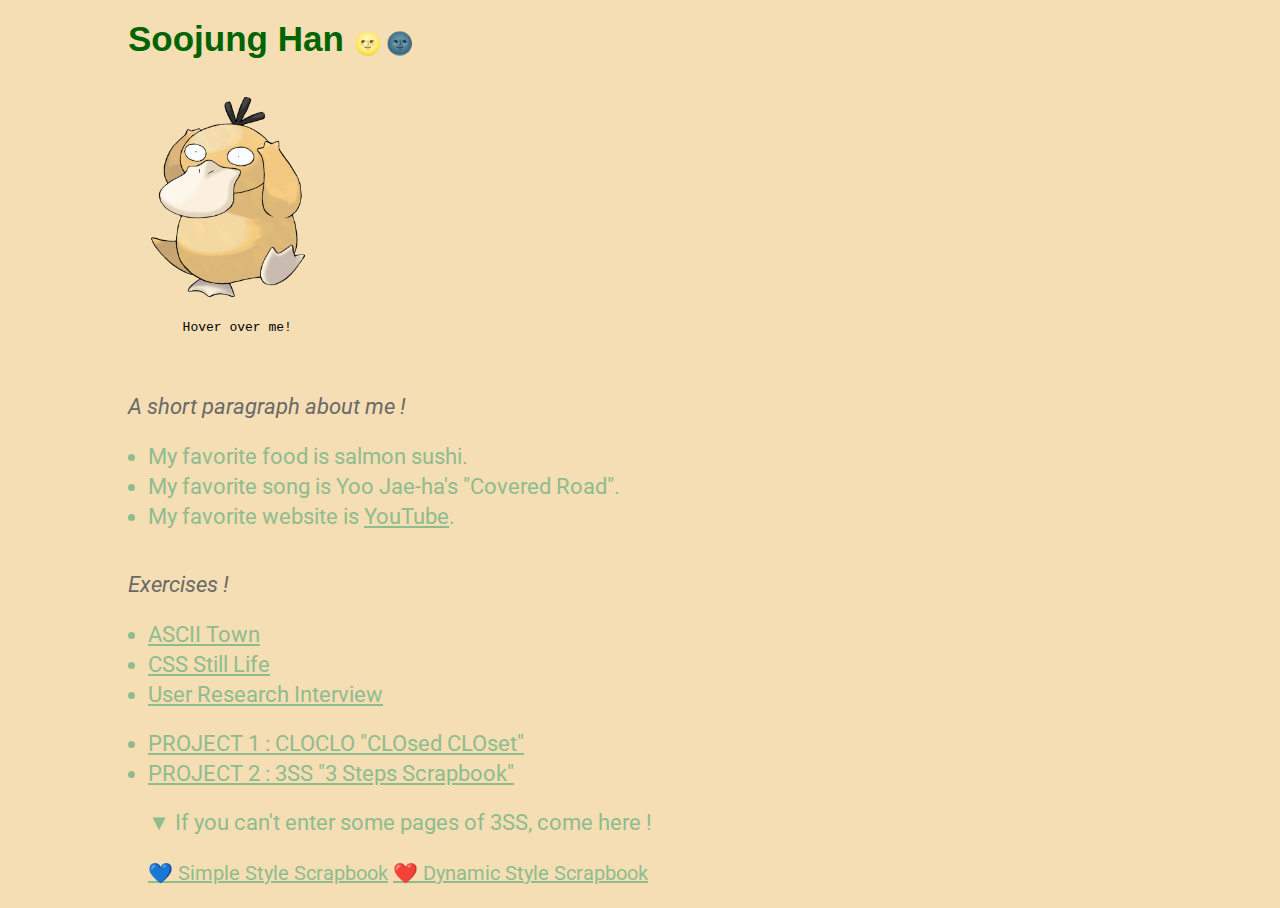
<file: index.html>
<!DOCTYPE html>
<html>

<head>
  <title>Soojung Han | UI Design Programming 1</title>
  <meta charset="utf-8" />
  <link rel="stylesheet" type="text/css" href="assets/style.css">
  <link rel="stylesheet" href="https://fonts.googleapis.com/css?family=Roboto&display=swap">
  <link href="https://fonts.googleapis.com/css2?family=Montserrat:wght@400;700&display=swap" rel="stylesheet">
  <style>
    body {
      background-color: wheat;
      font-family: 'Roboto', sans-serif;
      padding-left: 10%;
    }

    a {
      color: inherit;
    }

        @media (max-width: 900px) {
      body {
        background-color: pink;
      }
    }

    img:hover {
      content: url('Psyduck2.png');
    }

.change-background-text {
    cursor: pointer;
    color: black;
    font-size: 22px;
    font-weight: 600;
      }    
      
      .inline {
      display: inline;
    }
    
    .scrapbookList {
        font-size: 20px;
    }
  </style>
</head>

<body>

      <br>
      <h1 class="inline"><span class="cursive">Soojung Han </span></h1>
      <p class="change-background-text inline" onclick="changeBackgroundColor1()">🌝 </p>
      <p class="change-background-text inline" onclick="changeBackgroundColor2()">🌚</p>
      <br><br><br>
      <img src="Psyduck.png" alt="Psyduck" width="200">
      <br><br>
      <pre>       Hover over me!</pre>
      <br><br><br>
      <p class="desc">A short paragraph about me !</p>
      <ul>
        <li>My favorite food is salmon sushi.</li>
        <li>My favorite song is Yoo Jae-ha's "Covered Road".</li>
        <li>My favorite website is <a href="https://www.youtube.com">YouTube</a>.</li>
      </ul>
      <br><br>
      <p class="desc">Exercises !</p>
      <ul>
        <li><a href="ascii/exterior-soojunghan.html">ASCII Town</a></li>
        <li><a href="codingfromlife/Exercise-Coding from Life.html">CSS Still Life</a></li>
        <li><a href="interview.html">User Research Interview</a></li>
        <br>
        <li><a href="p1_CLOCLO.html">PROJECT 1 : CLOCLO "CLOsed CLOset"</a></li>
        <li><a href="p2_scrapbook maker.html">PROJECT 2 : 3SS "3 Steps Scrapbook"</a></li>
        <br>
        <p>▼ If you can't enter some pages of 3SS, come here !</p>
        <p class="scrapbookList"><a href="p2_scrapbook maker_simple.html"> 💙 Simple Style Scrapbook</a>
        <a href="p2_scrapbook maker_dynamic.html">❤️ Dynamic Style Scrapbook</a></p>


      </ul>

  <script>
function changeBackgroundColor2() {
  var body = document.body;
  body.style.backgroundColor = "#000";
  body.style.color = "#fff";
}
function changeBackgroundColor1() {
  var body = document.body;
  body.style.backgroundColor = "#F5DEB3";
  body.style.color = "#000";
}

</script>

</body>

</html>
</file>
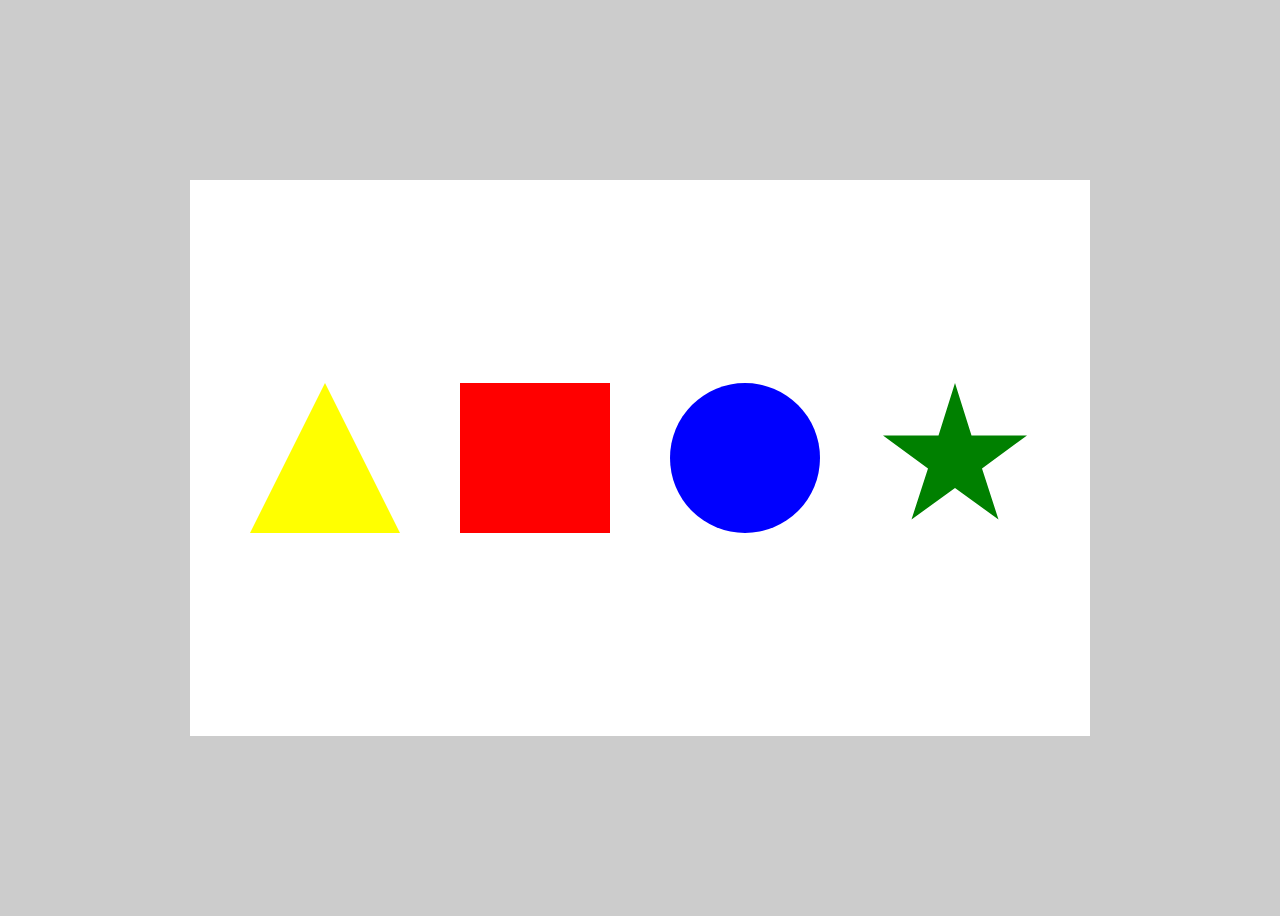
<file: codingfromlife/index.html>
<!DOCTYPE html>
<html>

<head>
	<title>CSS Still Life</title>
	<meta charset="utf-8" />
	<link rel="stylesheet" href="assets/css/main.css" type="text/css" />
</head>

<body>
	<div id="align">
    <div id="stage">
    	<div id="square"></div>
    	<div id="circle"></div>
    	<div id="triangle"></div>
    	<div id="clip"></div>
    </div>
	</div>
</body>

</html>
</file>
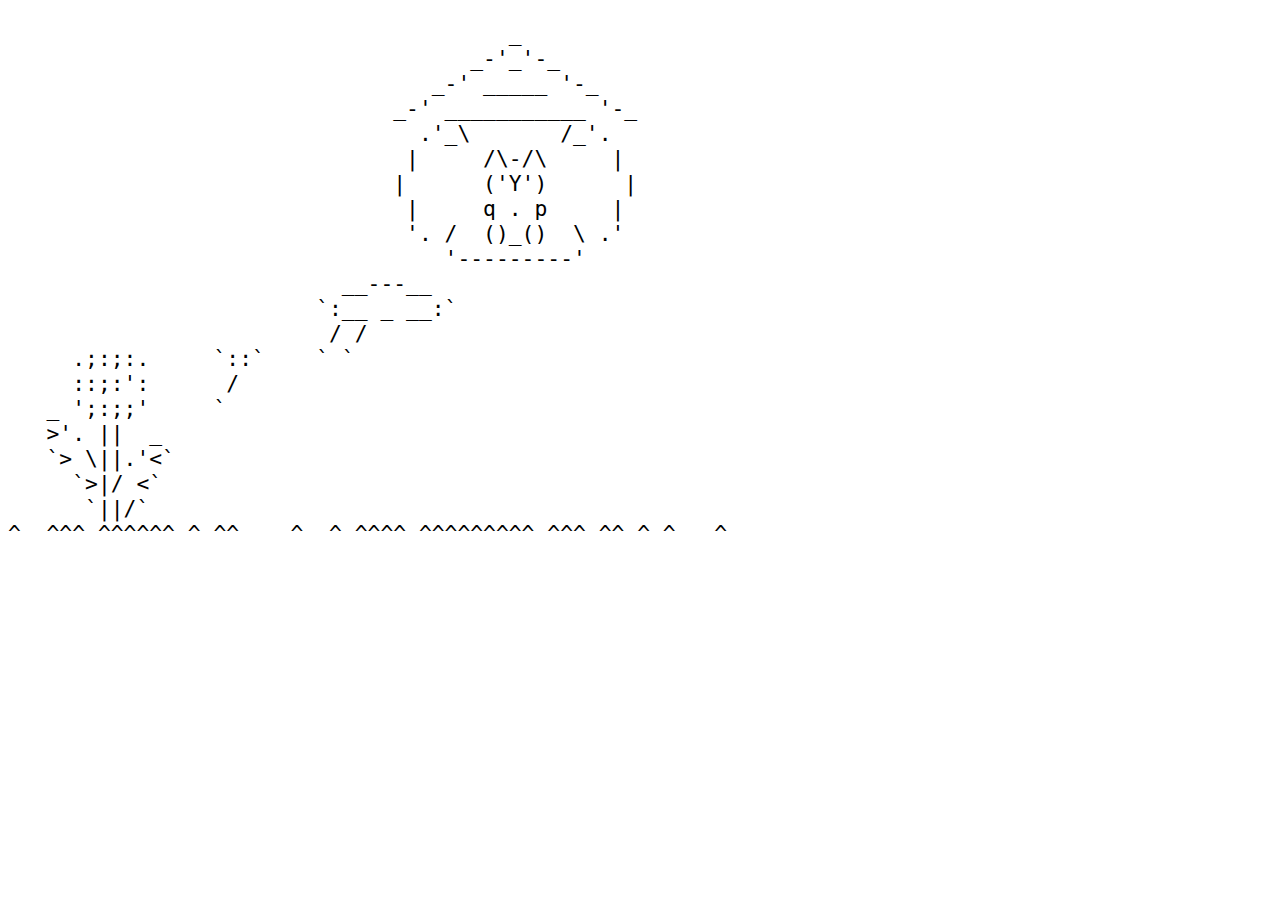
<file: ASCII Town.html>
<!DOCTYPE html>
<html>

<head>
  <title>Soojung Han | Making ASCII Town</title>
  <meta charset="utf-8" />
</head>

<body>
<pre>
                                       _
                                    _-'_'-_
                                 _-' _____ '-_
                              _-' ___________ '-_
                                .'_\       /_'.
                               |     /\-/\     |
                              |      ('Y')      |
                               |     q . p     |
                               '. /  ()_()  \ .'
                                  '---------'
                          __---__
                        `:__ _ __:`
                         / /  
     .;:;:.     `::`    ` `
     ::;:':      /
   _ ';:;;'     `
   >'. ||  _
   `> \||.'<`
     `>|/ <`
      `||/`
^  ^^^ ^^^^^^ ^ ^^    ^  ^ ^^^^ ^^^^^^^^^ ^^^ ^^ ^ ^   ^
</pre>

	<style>
		body {
			font-size: 16pt;
		}
	</style>

</body>
</file>
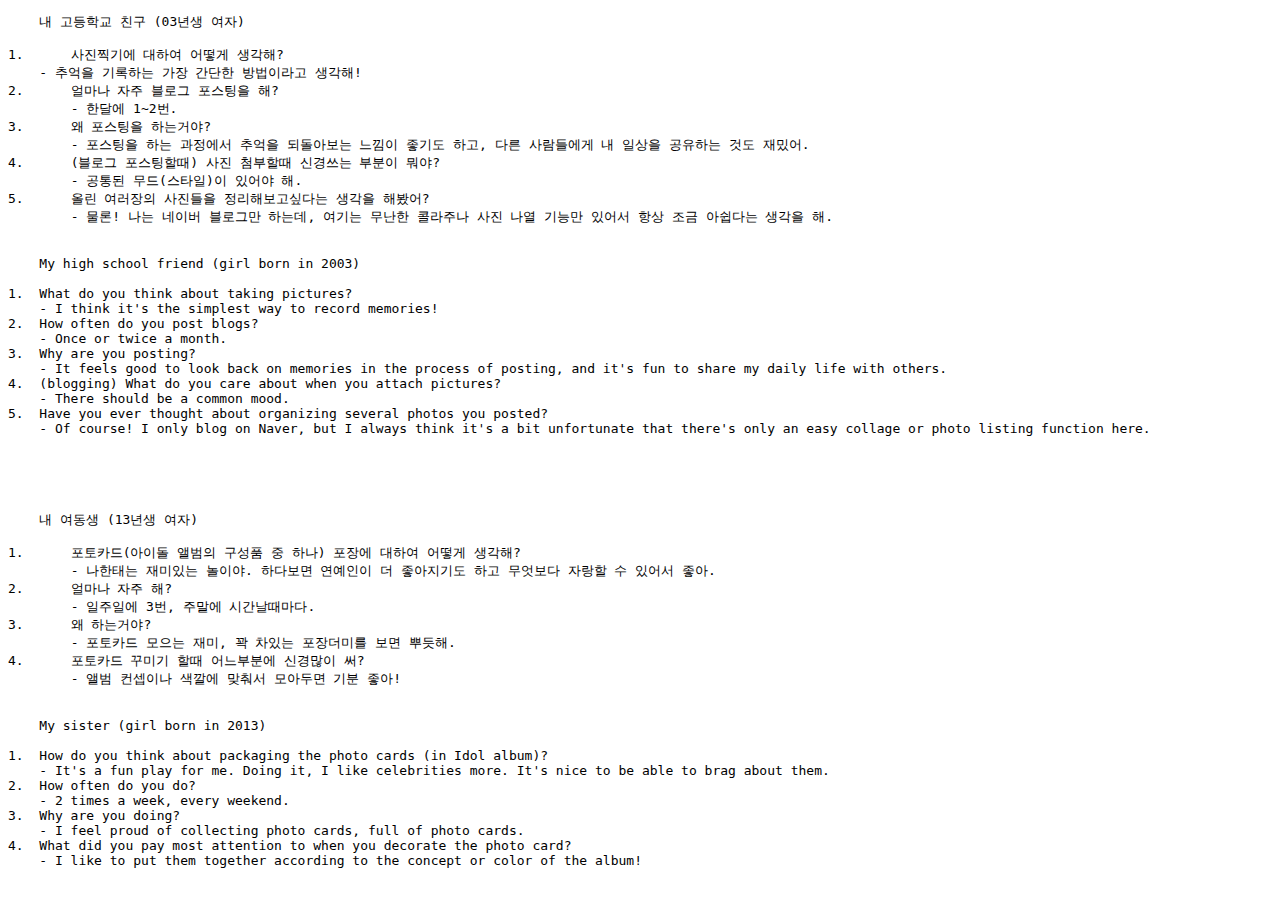
<file: interview.html>
<!DOCTYPE html>
<html lang="ko">
<head>
    <meta charset="UTF-8">
    <meta name="viewport" content="width=device-width, initial-scale=1.0">
    <title>CLOsed CLOset</title>
    </head>
<body>
<pre>
    내 고등학교 친구 (03년생 여자)
    
1.	사진찍기에 대하여 어떻게 생각해?
    - 추억을 기록하는 가장 간단한 방법이라고 생각해!
2.	얼마나 자주 블로그 포스팅을 해?
	- 한달에 1~2번.
3.	왜 포스팅을 하는거야?
	- 포스팅을 하는 과정에서 추억을 되돌아보는 느낌이 좋기도 하고, 다른 사람들에게 내 일상을 공유하는 것도 재밌어.
4.	(블로그 포스팅할때) 사진 첨부할때 신경쓰는 부분이 뭐야?
	- 공통된 무드(스타일)이 있어야 해.
5.	올린 여러장의 사진들을 정리해보고싶다는 생각을 해봤어?
	- 물론! 나는 네이버 블로그만 하는데, 여기는 무난한 콜라주나 사진 나열 기능만 있어서 항상 조금 아쉽다는 생각을 해.


    My high school friend (girl born in 2003)
    
1.  What do you think about taking pictures?
    - I think it's the simplest way to record memories!
2.  How often do you post blogs?
    - Once or twice a month.
3.  Why are you posting?
    - It feels good to look back on memories in the process of posting, and it's fun to share my daily life with others.
4.  (blogging) What do you care about when you attach pictures?
    - There should be a common mood.
5.  Have you ever thought about organizing several photos you posted?
    - Of course! I only blog on Naver, but I always think it's a bit unfortunate that there's only an easy collage or photo listing function here.





    내 여동생 (13년생 여자)
    
1.	포토카드(아이돌 앨범의 구성품 중 하나) 포장에 대하여 어떻게 생각해?
	- 나한태는 재미있는 놀이야. 하다보면 연예인이 더 좋아지기도 하고 무엇보다 자랑할 수 있어서 좋아.
2.	얼마나 자주 해?
	- 일주일에 3번, 주말에 시간날때마다.
3.	왜 하는거야?
	- 포토카드 모으는 재미, 꽉 차있는 포장더미를 보면 뿌듯해.
4.	포토카드 꾸미기 할때 어느부분에 신경많이 써?
	- 앨범 컨셉이나 색깔에 맞춰서 모아두면 기분 좋아!


    My sister (girl born in 2013)
    
1.  How do you think about packaging the photo cards (in Idol album)?
    - It's a fun play for me. Doing it, I like celebrities more. It's nice to be able to brag about them.
2.  How often do you do?
    - 2 times a week, every weekend.
3.  Why are you doing?
    - I feel proud of collecting photo cards, full of photo cards.
4.  What did you pay most attention to when you decorate the photo card?
    - I like to put them together according to the concept or color of the album!
</pre>
</body>
</html>
</file>
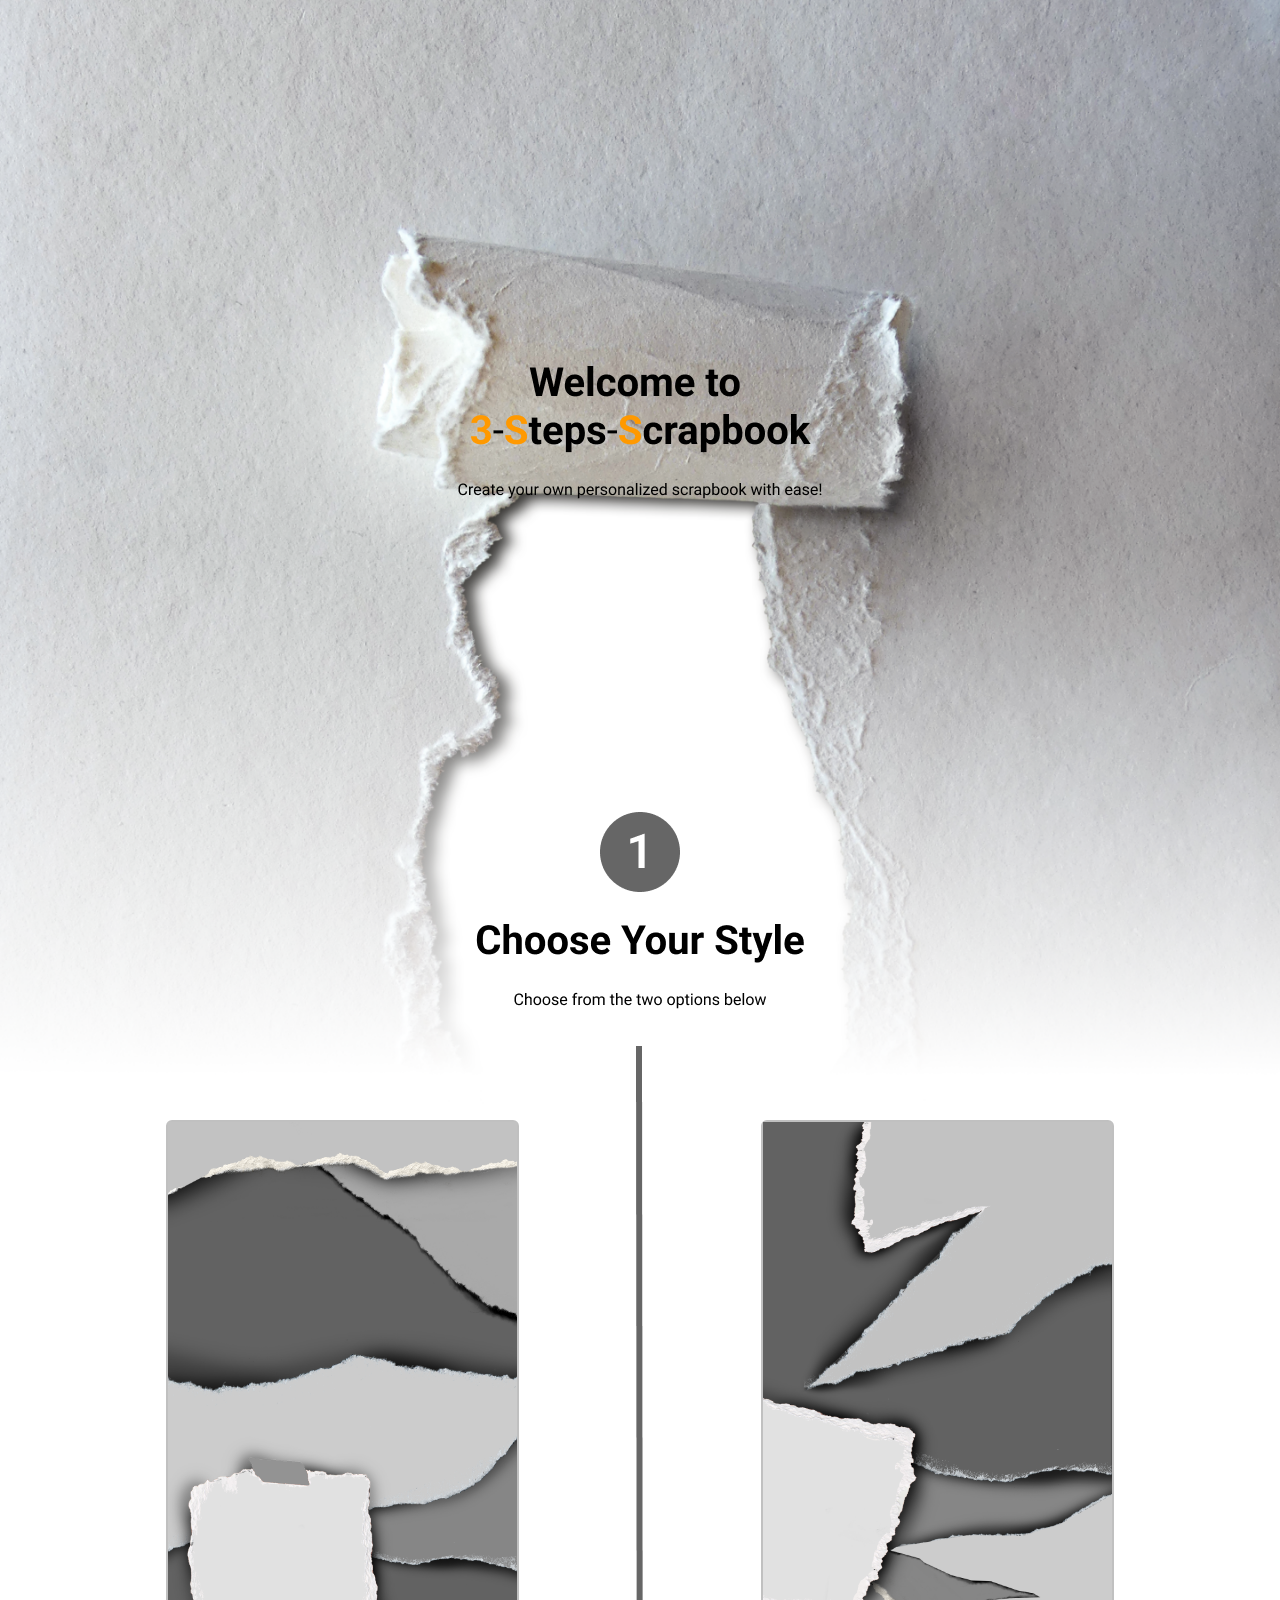
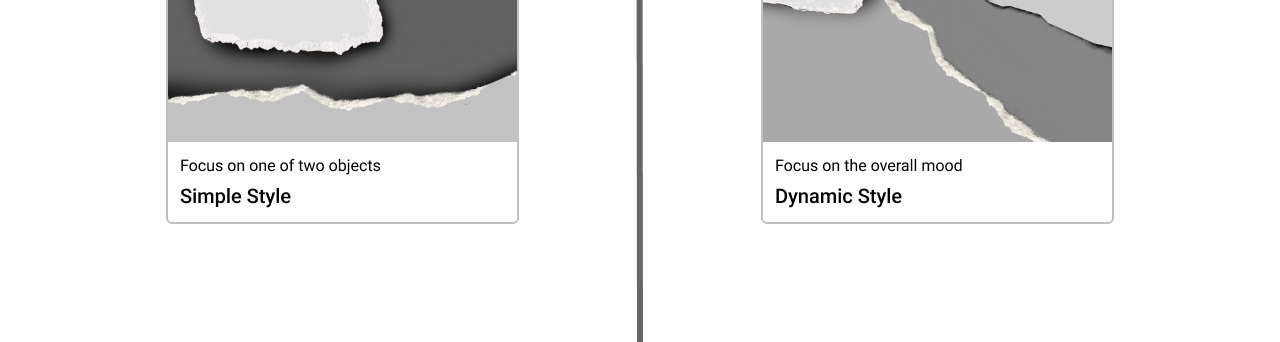
<file: p2_scrapbook maker.html>
<!DOCTYPE html>
<html lang="ko">
<head>
    <meta charset="UTF-8">
    <meta name="viewport" content="width=device-width, initial-scale=1.0">
    <title>3 Steps Scrapbook</title>
<style>
body {
            
            display: flex;
            flex-direction: column;
            align-items: center;
                        
                    }


.background {
            position: absolute;
            top: 0;
            z-index: -1;
            width: 100%;

        }
        
.step1 {
            position: absolute;
            top: 0;
            width: 1440px;

        }
        
                
#simple {
        position: absolute;
        weight: 350px;
        top: 1120px;
        left: 13%;
        display: flex;
        flex-direction: column;
        align-items: center;
        border: 2px solid #C0C0C0;
        border-radius: 6px;
        cursor: pointer;

.before1:hover {
      content: url('scrapSteps/simple-2.png');
    }

}

#dynamic {
        position: absolute;
        weight: 350px;
        top: 1120px;
        right: 13%;
        display: flex;
        flex-direction: column;
        align-items: center;
        border: 2px solid #C0C0C0;
        border-radius: 6px;
        cursor: pointer;

}

.before2:hover {
      content: url('scrapSteps/dynamic-2.png');
    }

}



</style>

</head>
<body>
<img class="step1" src="scrapSteps/page111.png" alt="Step1">
<img class="background" src="scrapSteps/background.png" alt="background">
<div id="simple">
    <img class="before1" width="349px" src="scrapSteps/simple-1.png" alt="Simple1">
    <img src="scrapSteps/simpletext.png" alt="text">
</div>
<div id="dynamic">
    <img class="before2" width="349px" src="scrapSteps/dynamic-1.png" alt="Dynamic1">
    <img src="scrapSteps/dynamictext.png" alt="text">
</div>

<script>
document.addEventListener('DOMContentLoaded', function() {
    var myDiv = document.getElementById('simple');

    myDiv.addEventListener('click', function() {
        // 클릭 시 다른 페이지로 이동
        window.location.href = 'p2_scrapbook maker_simple.html';
    });
});

document.addEventListener('DOMContentLoaded', function() {
    var myDiv = document.getElementById('dynamic');

    myDiv.addEventListener('click', function() {
        // 클릭 시 다른 페이지로 이동
        window.location.href = 'p2_scrapbook maker_dynamic.html';
    });
});


</script>

</body>
</html>
</file>
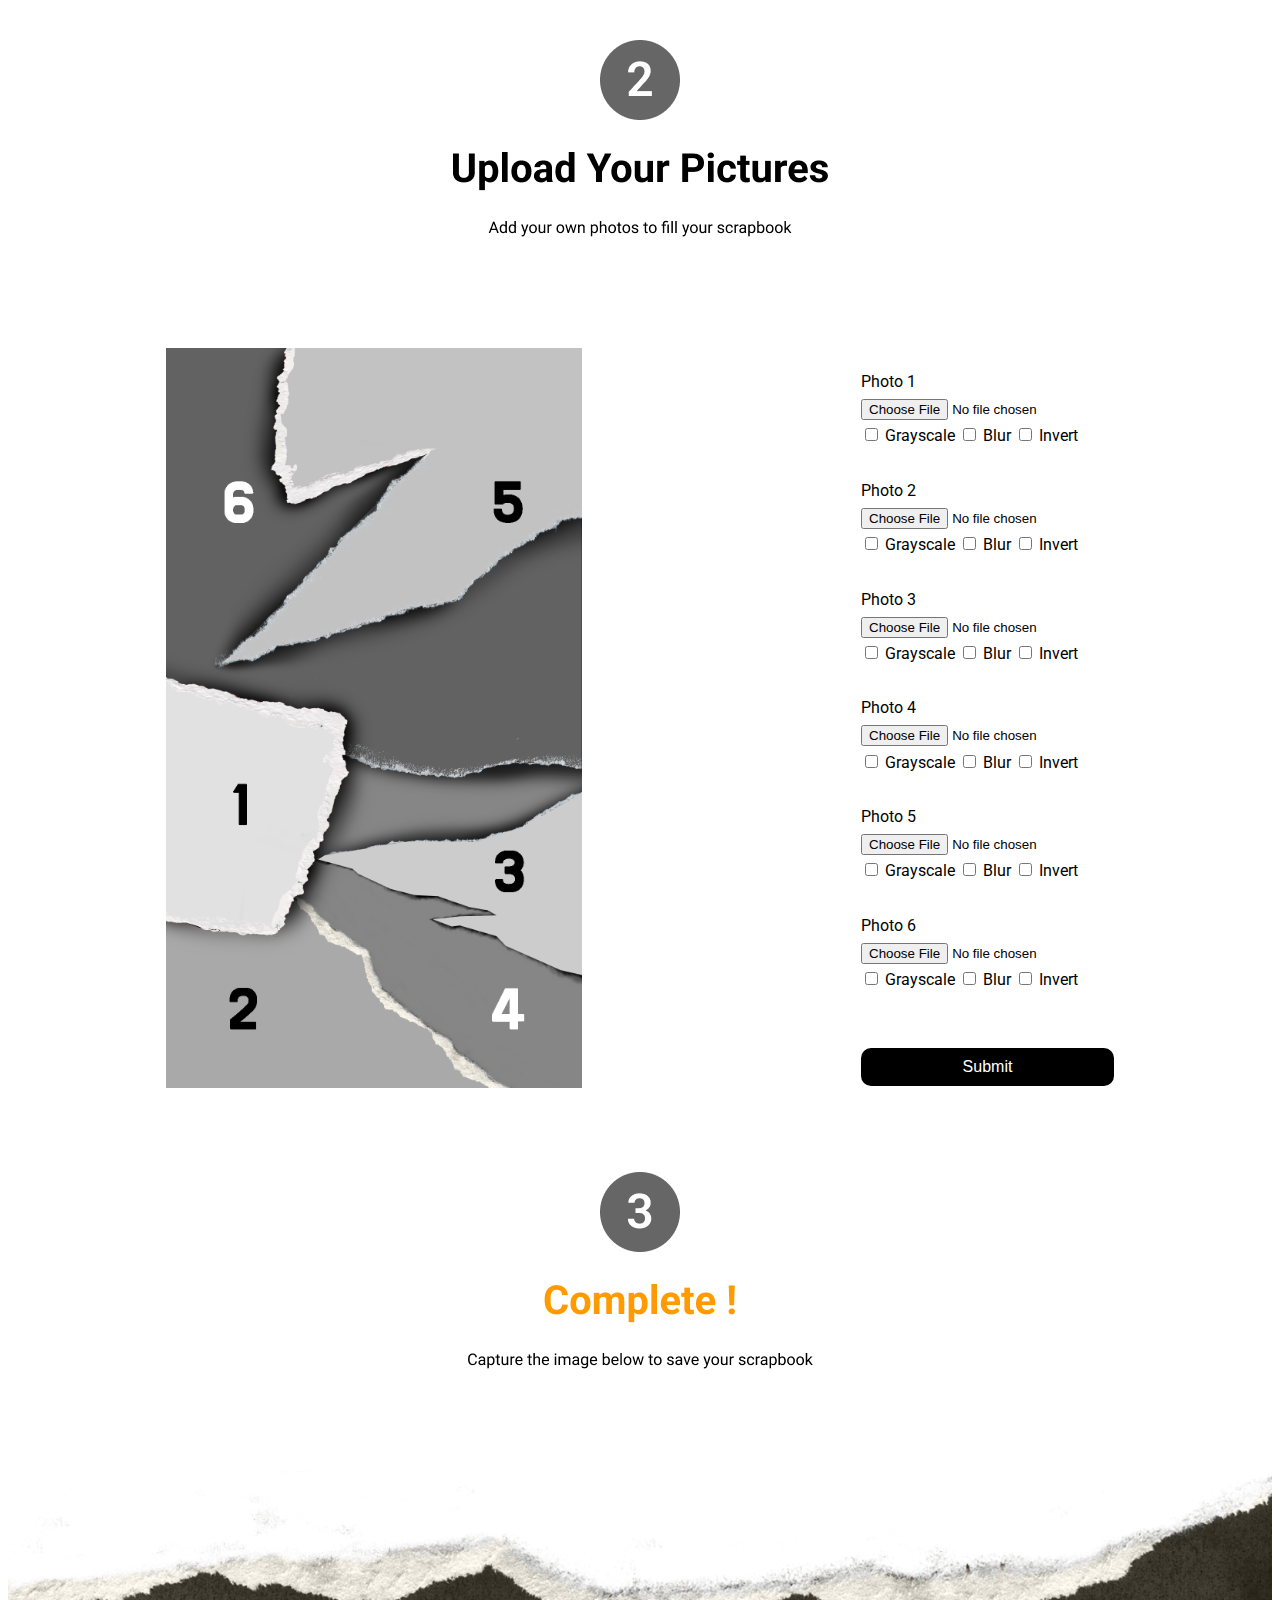
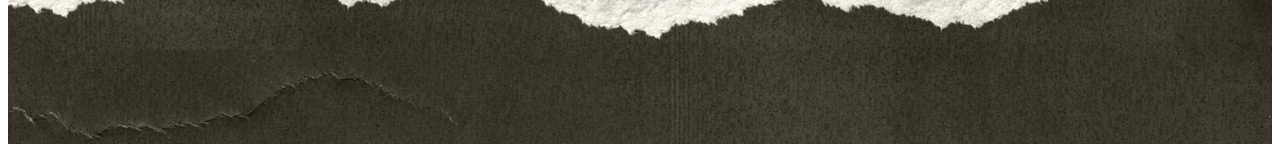
<file: p2_scrapbook maker_dynamic.html>
<!DOCTYPE html>
<html lang="ko">
<head>
    <meta charset="UTF-8">
    <meta name="viewport" content="width=device-width, initial-scale=1.0">
    <title>3 Steps Scrapbook_dynamic</title>
    <link rel="stylesheet" href="https://fonts.googleapis.com/css?family=Roboto&display=swap">
    <style>
    
    @media (max-width: 1300px) {
    .hide-on-small-screen {
        display: none;
    }
}
    
        body {
            font-family: 'Roboto', sans-serif;
            display: flex;
            flex-direction: column;
            align-items: center;
            margin-top: 40px;
            gap: 80px;
                    }
        .hidden {
            display: none;
        }
        .container0 {
            position: relative;
            display: flex;
            justify-content: space-between;
            width: 75%;

        }
        .attach_left {
            position: relative;
            
        }

        .attach_right {
            display: flex;
            flex-direction: column;
            position: relative;
            margin-top: 20px;
            line-height: 1.7;
            
        }
        .container {
            display: none;
            position: relative;
            width: 552px; /* Adjust as necessary */
            height: 982px; /* Adjust as necessary */
            margin-top: 5px;
        }
        .shape11 {
            width: 235px;
            height: 337px;
            overflow: hidden;
            background-size: cover;
            background-position: center;
            position: absolute;
        }
        .shape22 {
            width: 446px;
            height: 255px;
            overflow: hidden;
            background-size: cover;
            background-position: center;
            position: absolute;
        }
        .shape33 {
            width: 349px;
            height: 241px;
            overflow: hidden;
            background-size: cover;
            background-position: center;
            position: absolute;
        }
        .shape44 {
            width: 384px;
            height: 448px;
            overflow: hidden;
            background-size: cover;
            background-position: center;
            position: absolute;
        }
        .shape55 {
            width: 477px;
            height: 419px;
            overflow: hidden;
            background-size: cover;
            background-position: center;
            position: absolute;
        }
        .shape66 {
            width: 552px;
            height: 568px;
            overflow: hidden;
            background-size: cover;
            background-position: center;
            position: absolute;
        }
        
         .shape1 { clip-path: polygon(
    100.00% 21.85%, 
    -0.43% 0.00%, 
    -0.32% 92.92%, 
    21.95% 97.95%, 
    60.05% 100.00%, 
    83.69% 66.78%); }
        .shape2 { clip-path: polygon(
    -0.22% 100.00%, 
    -0.22% 10.31%, 
    11.06% 17.32%, 
    31.41% 20.31%, 
    37.04% 0.00%, 
    58.68% 29.20%, 
    61.79% 46.55%, 
    100.00% 100.00%); }
        .shape3 { clip-path: polygon(
    76.50% 19.08%, 
    100.00% 0.00%, 
    99.94% 100.00%, 
    91.69% 97.30%, 
    70.99% 83.86%, 
    67.62% 78.84%, 
    53.58% 72.99%, 
    50.43% 73.44%, 
    43.27% 69.29%, 
    53.58% 67.63%, 
    67.62% 67.14%, 
    64.19% 64.32%, 
    57.31% 62.66%, 
    45.31% 56.85%, 
    36.56% 56.02%, 
    27.39% 52.70%, 
    15.18% 44.47%, 
    12.99% 41.67%, 
    0.00% 36.50%, 
    2.34% 34.28%, 
    34.27% 26.55%, 
    59.17% 26.93%, 
    76.50% 19.08%); }
        .shape4 { clip-path: polygon(
    100.00% 100.00%, 
    100.00% 66.45%, 
    92.33% 64.86%, 
    73.54% 57.61%, 
    70.34% 54.88%, 
    57.70% 51.88%, 
    54.77% 52.09%, 
    48.22% 49.91%, 
    58.34% 48.94%, 
    70.34% 48.67%, 
    67.27% 46.99%, 
    60.90% 46.28%, 
    50.16% 42.98%, 
    42.21% 42.63%, 
    33.88% 40.85%, 
    22.73% 36.40%, 
    20.70% 34.92%, 
    8.83% 32.15%, 
    11.21% 31.10%, 
    40.40% 26.92%, 
    63.00% 26.92%, 
    78.20% 22.77%, 
    100.00% 12.52%, 
    92.80% 3.82%, 
    75.05% 3.37%, 
    56.08% 7.77%, 
    28.65% 4.73%, 
    16.05% 0.00%, 
    7.77% 28.54%, 
    0.00% 43.17%, 
    24.36% 59.34%, 
    28.17% 69.38%, 
    72.67% 100.00%, 
    100.00% 100.00%); }
        .shape5 { clip-path: polygon(
    15.91% 20.50%, 
    18.47% -0.12%, 
    100.00% -0.24%, 
    100.00% 53.68%, 
    94.09% 54.45%, 
    77.30% 66.49%, 
    64.63% 79.90%, 
    50.63% 82.79%, 
    25.10% 92.35%, 
    14.83% 94.53%, 
    7.97% 98.64%, 
    0.00% 100.00%, 
    30.17% 65.39%, 
    34.74% 58.47%, 
    57.12% 32.83%, 
    18.30% 46.49%, 
    15.91% 20.50%); }
        .shape6 { clip-path: polygon(
    -0.18% 77.17%, 
    -0.18% -0.18%, 
    29.40% -0.09%, 
    27.16% 15.12%, 
    29.40% 34.18%, 
    63.06% 24.25%, 
    43.74% 43.00%, 
    39.56% 48.05%, 
    13.40% 73.51%, 
    20.33% 72.51%, 
    26.05% 69.64%, 
    35.21% 68.05%, 
    57.43% 61.01%, 
    69.33% 59.02%, 
    80.04% 49.11%, 
    94.92% 40.09%, 
    100.00% 39.56%, 
    100.00% 98.06%, 
    95.24% 97.08%, 
    82.95% 96.61%, 
    69.51% 100.00%, 
    50.27% 97.62%, 
    41.42% 93.85%, 
    42.47% 89.78%, 
    -0.18% 77.17%); }

        /* Adjust positions as necessary */
        #output1 { top: 439px; left: 0; }
        #output2 { top: 725px; left: 0; }
        #output3 { top: 589px; left: 202px; }
        #output4 { top: 533px; left: 167px; }
        #output5 { top: 0; left: 74px; }
        #output6 { top: 0; left: 0; }
        
        #dynamicImage {
            width: 416px; /* Adjust as necessary */
            height: 740px; /* Adjust as necessary */

        }
        #dynamicFrame { 
            width: 552px; /* Adjust as necessary */
            height: 982px; /* Adjust as necessary */
            position: absolute;
            top: 0; 
            left: 0;
            z-index: 1;
        }        
        
        #confirmButton {
            background-color: black;
            font-size: 16px;
            color: white;
            padding: 10px 0px;
            border: none;
            border-radius: 10px;
            cursor: pointer;
        }
        
        .step2-1 {
            position: absolute;
            top: 280px;
            z-index: -1;
            width: 1440px
            
        }
        
    </style>
</head>
<body>
    <img src="scrapSteps/page222.png" alt="Step2">
    <img class="step2-1 hide-on-small-screen" src="scrapSteps/page222-1.png" alt="Step2-1">
    <div class="container0">
    <div class="attach_left">
    <img id="dynamicImage" src="scrapPieces/dynamicImage.png" alt="dynamicImage" />

    </div>
    <div class="attach_right">
    <div>
        Photo 1<br>
        <input type="file" id="fileInput1">
        <br>
        <label><input type="checkbox" id="grayscaleCheckbox1"> Grayscale</label>
        <label><input type="checkbox" id="blurCheckbox1"> Blur</label>
        <label><input type="checkbox" id="invertCheckbox1"> Invert</label>
    </div>
    <br>
    <div>
        Photo 2<br>
        <input type="file" id="fileInput2">
        <br>
        <label><input type="checkbox" id="grayscaleCheckbox2"> Grayscale</label>
        <label><input type="checkbox" id="blurCheckbox2"> Blur</label>
        <label><input type="checkbox" id="invertCheckbox2"> Invert</label>
    </div>
     <br>
    <div>
        Photo 3<br>
        <input type="file" id="fileInput3">
        <br>
        <label><input type="checkbox" id="grayscaleCheckbox3"> Grayscale</label>
        <label><input type="checkbox" id="blurCheckbox3"> Blur</label>
        <label><input type="checkbox" id="invertCheckbox3"> Invert</label>
    </div>
     <br>
    <div>
        Photo 4<br>
        <input type="file" id="fileInput4">
        <br>
        <label><input type="checkbox" id="grayscaleCheckbox4"> Grayscale</label>
        <label><input type="checkbox" id="blurCheckbox4"> Blur</label>
        <label><input type="checkbox" id="invertCheckbox4"> Invert</label>
    </div>
     <br>
    <div>
        Photo 5<br>
        <input type="file" id="fileInput5">
        <br>
        <label><input type="checkbox" id="grayscaleCheckbox5"> Grayscale</label>
        <label><input type="checkbox" id="blurCheckbox5"> Blur</label>
        <label><input type="checkbox" id="invertCheckbox5"> Invert</label>
    </div>
     <br>
    <div>
        Photo 6<br>
        <input type="file" id="fileInput6">
        <br>
        <label><input type="checkbox" id="grayscaleCheckbox6"> Grayscale</label>
        <label><input type="checkbox" id="blurCheckbox6"> Blur</label>
        <label><input type="checkbox" id="invertCheckbox6"> Invert</label>
    </div>
    <br>
    <br>
    <button id="confirmButton">Submit</button>
    </div>
    </div>
    
    <img src="scrapSteps/page333.png" alt="Step3">
    <div class="container">
        <img id="dynamicFrame" src="scrapPieces/dynamicFrame.png" alt="dynamicFrame" />

        <div id="output1" class="shape11 shape1 hidden"></div>
        <div id="output2" class="shape22 shape2 hidden"></div>
        <div id="output3" class="shape33 shape3 hidden"></div>
        <div id="output4" class="shape44 shape4 hidden"></div>
        <div id="output5" class="shape55 shape5 hidden"></div>
        <div id="output6" class="shape66 shape6 hidden"></div>
    </div>
    <img width="100%" src="scrapSteps/endImage.png" alt="end">

    <script>
    document.getElementById("confirmButton").addEventListener("click", function() {
        const fileInputs = [
            { file: document.getElementById('fileInput1'), grayscale: document.getElementById('grayscaleCheckbox1'), blur: document.getElementById('blurCheckbox1'), invert: document.getElementById('invertCheckbox1'), output: document.getElementById('output1') },
            { file: document.getElementById('fileInput2'), grayscale: document.getElementById('grayscaleCheckbox2'), blur: document.getElementById('blurCheckbox2'), invert: document.getElementById('invertCheckbox2'), output: document.getElementById('output2') },
            { file: document.getElementById('fileInput3'), grayscale: document.getElementById('grayscaleCheckbox3'), blur: document.getElementById('blurCheckbox3'), invert: document.getElementById('invertCheckbox3'), output: document.getElementById('output3') },
            { file: document.getElementById('fileInput4'), grayscale: document.getElementById('grayscaleCheckbox4'), blur: document.getElementById('blurCheckbox4'), invert: document.getElementById('invertCheckbox4'), output: document.getElementById('output4') },
            { file: document.getElementById('fileInput5'), grayscale: document.getElementById('grayscaleCheckbox5'), blur: document.getElementById('blurCheckbox5'), invert: document.getElementById('invertCheckbox5'), output: document.getElementById('output5') },
            { file: document.getElementById('fileInput6'), grayscale: document.getElementById('grayscaleCheckbox6'), blur: document.getElementById('blurCheckbox6'), invert: document.getElementById('invertCheckbox6'), output: document.getElementById('output6') }
        ];

        fileInputs.forEach(input => {
            handleFileInput(input.file, input.output, { grayscale: input.grayscale, blur: input.blur, invert: input.invert });
        });

        var hiddenComponents = document.querySelectorAll(".container");
        hiddenComponents.forEach(function(component) {
            component.style.display = "block";
        });

        scrollToBottom(); // 모든 파일이 처리된 후에 스크롤 다운
    });

    function applyFilters(checkboxes) {
        let filter = '';
        if (checkboxes.grayscale.checked) filter += 'grayscale(100%) ';
        if (checkboxes.blur.checked) filter += 'blur(5px) ';
        if (checkboxes.invert.checked) filter += 'invert(100%) ';
        return filter.trim();
    }

    function handleFileInput(fileInput, outputElement, checkboxes) {
        if (fileInput.files && fileInput.files[0]) {
            const file = fileInput.files[0];
            const reader = new FileReader();
            reader.onload = (e) => {
                const imageSrc = e.target.result;
                outputElement.style.backgroundImage = `url(${imageSrc})`;
                outputElement.style.filter = applyFilters(checkboxes);
                outputElement.classList.remove('hidden');
                scrollToBottom(); // 이미지가 로드된 후에 스크롤 다운
            };
            reader.readAsDataURL(file);
        }
    }

    function scrollToBottom() {
        window.scrollTo({
            top: document.body.scrollHeight,
            behavior: 'smooth' // 부드러운 스크롤 효과를 위해 추가
        });
    }
</script>
</body>
</html>
</file>
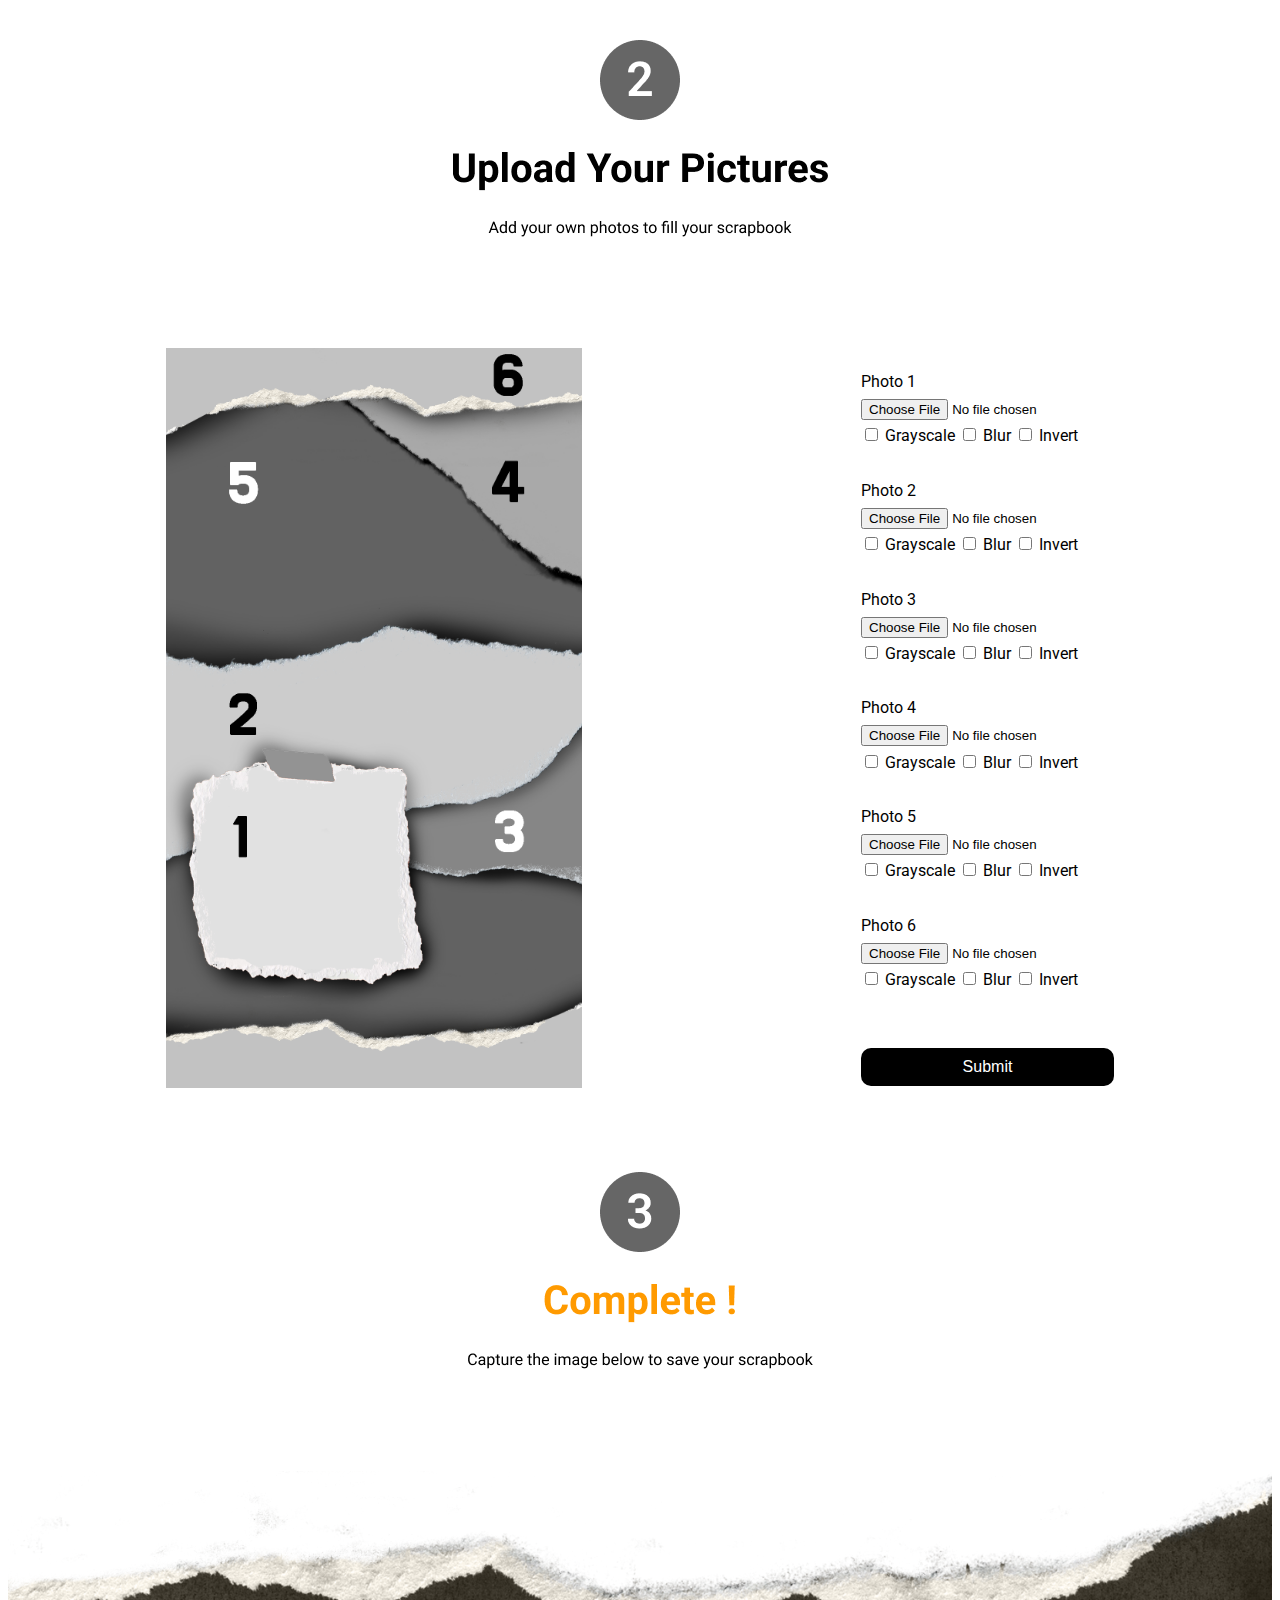
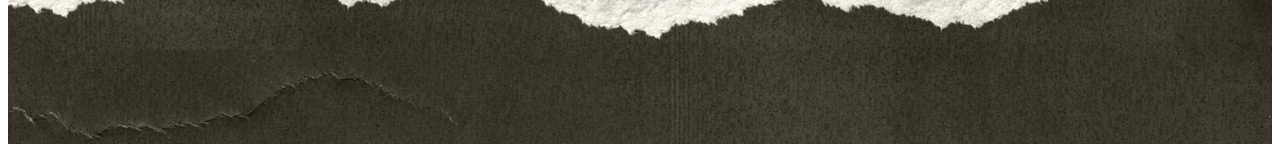
<file: p2_scrapbook maker_simple.html>
<!DOCTYPE html>
<html lang="ko">
<head>
    <meta charset="UTF-8">
    <meta name="viewport" content="width=device-width, initial-scale=1.0">
    <title>3 Steps Scrapbook_simple</title>
    <link rel="stylesheet" href="https://fonts.googleapis.com/css?family=Roboto&display=swap">
    <style>
    
    @media (max-width: 1300px) {
    .hide-on-small-screen {
        display: none;
    }
}
    
        body {
            font-family: 'Roboto', sans-serif;
            display: flex;
            flex-direction: column;
            align-items: center;
            margin-top: 40px;
            gap: 80px;
                    }
        .hidden {
            display: none;
        }
        .container0 {
            position: relative;
            display: flex;
            justify-content: space-between;
            width: 75%;

        }
        .attach_left {
            position: relative;
            
        }

        .attach_right {
            display: flex;
            flex-direction: column;
            position: relative;
            margin-top: 20px;
            line-height: 1.7;
            
        }
        .container {
            display: none;
            position: relative;
            width: 552px; /* Adjust as necessary */
            height: 982px; /* Adjust as necessary */
            margin-top: 5px;
        }
        
        .shape11 {
            width: 294px;
            height: 288px;
            overflow: hidden;
            background-size: cover;
            background-position: center;
            position: absolute;
        }
        .shape22 {
            width: 552px;
            height: 309px;
            overflow: hidden;
            background-size: cover;
            background-position: center;
            position: absolute;
        }
        .shape33 {
            width: 240px;
            height: 208px;
            overflow: hidden;
            background-size: cover;
            background-position: center;
            position: absolute;
        }
        .shape44 {
            width: 552px;
            height: 854px;
            overflow: hidden;
            background-size: cover;
            background-position: center;
            position: absolute;
        }
        .shape55 {
            width: 313px;
            height: 249px;
            overflow: hidden;
            background-size: cover;
            background-position: center;
            position: absolute;
        }
        .shape66 {
            width: 552px;
            height: 982px;
            overflow: hidden;
            background-size: cover;
            background-position: center;
            position: absolute;
        }
        
         .shape1 { clip-path: polygon(
    30.89% 0.00%, 
    2.09% 9.15%, 
    0.00% 38.22%, 
    0.00% 66.51%, 
    7.05% 91.80%, 
    80.58% 100.00%, 
    100.00% 88.54%, 
    95.03% 48.35%, 
    95.99% 5.51%, 
    93.28% 2.49%, 
    34.22% 2.49%, 
    30.89% 0.00%
  );
}
        .shape2 { clip-path: polygon(
    12.78% 18.64%, 
    0.05% 12.79%, 
    0.00% 100.00%, 
    6.89% 95.39%, 
    7.91% 67.66%, 
    23.23% 59.08%, 
    24.85% 61.52%, 
    56.50% 61.52%, 
    57.85% 64.45%, 
    57.67% 78.46%, 
    64.89% 76.07%, 
    72.39% 75.50%, 
    83.23% 70.64%, 
    96.39% 51.00%, 
    100.00% 42.82%, 
    100.00% 11.30%, 
    98.84% 12.38%, 
    78.86% 7.34%, 
    77.03% 8.41%, 
    64.70% 5.53%, 
    62.22% 2.31%, 
    53.17% 0.00%, 
    46.63% 6.68%, 
    43.87% 6.68%, 
    32.61% 13.94%, 
    12.78% 18.64%
  );
}
        .shape3 { clip-path: polygon(
    91.69% 12.04%, 
    100.00% 0.00%, 
    99.79% 100.00%, 
    75.40% 92.51%, 
    51.44% 90.54%, 
    34.29% 96.06%, 
    2.02% 90.05%, 
    0.00% 53.79%, 
    18.32% 49.63%, 
    35.46% 48.76%, 
    61.02% 41.52%, 
    91.69% 12.04%
  );
}
        .shape4 { clip-path: polygon(
    0.00% 5.77%, 
    2.82% 4.60%, 
    3.84% 4.60%, 
    12.92% 1.58%, 
    35.13% 0.00%, 
    36.70% 0.60%, 
    43.20% 0.30%, 
    45.10% 1.64%, 
    46.85% 2.24%, 
    50.70% 4.90%, 
    61.38% 9.84%, 
    64.21% 10.50%, 
    71.62% 14.50%, 
    72.31% 15.70%, 
    75.64% 17.46%, 
    82.11% 22.00%, 
    93.02% 27.15%, 
    100.00% 28.67%, 
    100.00% 39.56%, 
    98.89% 39.97%, 
    78.78% 38.15%, 
    76.93% 38.55%, 
    64.69% 37.44%, 
    62.07% 36.29%, 
    52.91% 35.49%, 
    46.57% 37.94%, 
    43.84% 37.94%, 
    32.63% 40.55%, 
    12.69% 42.25%, 
    0.00% 40.13%, 
    0.00% 71.71%, 
    6.81% 70.06%, 
    6.58% 79.34%, 
    10.51% 87.94%, 
    49.54% 90.58%, 
    59.96% 86.56%, 
    57.64% 72.84%, 
    71.44% 74.41%, 
    79.17% 73.04%, 
    89.46% 73.55%, 
    100.00% 75.31%, 
    100.00% 94.20%, 
    87.22% 97.82%, 
    45.56% 100.00%, 
    38.70% 97.58%, 
    15.37% 98.00%, 
    0.00% 99.60%
  );
}
        .shape5 { clip-path: polygon(
    3.42% 7.28%, 
    0.00% 2.67%, 
    23.31% 0.00%, 
    34.07% 9.23%, 
    67.90% 4.62%, 
    71.96% 7.08%, 
    100.00% 2.97%, 
    100.00% 100.00%, 
    87.71% 94.73%, 
    68.54% 76.94%, 
    57.06% 61.45%, 
    51.35% 55.50%, 
    50.06% 51.40%, 
    37.17% 37.64%, 
    32.20% 35.40%, 
    25.83% 29.34%, 
    13.04% 18.26%, 
    6.44% 9.23%, 
    3.42% 7.28%
  );
}
        .shape6 { clip-path: polygon(
    2.82% 10.65%, 
    0.00% 11.67%, 
    0.00% 93.38%, 
    15.74% 91.91%, 
    38.70% 91.54%, 
    45.60% 93.73%, 
    87.31% 91.77%, 
    100.00% 88.61%, 
    100.00% 100.00%, 
    0.00% 100.00%, 
    0.00% 93.38%, 
    0.00% 11.67%, 
    0.00% 0.00%, 
    100.00% 0.00%, 
    100.00% 7.00%, 
    84.10% 8.02%, 
    81.75% 7.37%, 
    62.55% 8.60%, 
    56.47% 6.20%, 
    36.80% 7.19%, 
    35.04% 6.54%, 
    14.86% 7.42%, 
    3.84% 10.65%
  );
}

        /* Adjust positions as necessary */
        #output1 { top: 552px; left: 37px; }
        #output2 { top: 369px; left: 0; }
        #output3 { top: 501px; left: 312px; }
        #output4 { top: 66px; left: 0; }
        #output5 { top: 61px; left: 239px; }
        #output6 { top: 0; left: 0; }

                
        #simpleImage {
            width: 416px; /* Adjust as necessary */
            height: 740px; /* Adjust as necessary */

        }
        #simpleFrame { 
            width: 552px; /* Adjust as necessary */
            height: 982px; /* Adjust as necessary */
            position: absolute;
            top: 0; 
            left: 0;
            z-index: 1;
        }        
        
        #confirmButton {
            background-color: black;
            font-size: 16px;
            color: white;
            padding: 10px 0px;
            border: none;
            border-radius: 10px;
            cursor: pointer;
        }
        
        .step2-1 {
            position: absolute;
            top: 280px;
            z-index: -1;
            width: 1440px
            
        }
        
    </style>
</head>
<body>
    <img src="scrapSteps/page222.png" alt="Step2">
    <img class="step2-1 hide-on-small-screen" src="scrapSteps/page222-1.png" alt="Step2-1">
    <div class="container0">
    <div class="attach_left">
    <img id="simpleImage" src="scrapPieces/simpleImage.png" alt="simpleImage" />

    </div>
    <div class="attach_right">
    <div>
        Photo 1<br>
        <input type="file" id="fileInput1">
        <br>
        <label><input type="checkbox" id="grayscaleCheckbox1"> Grayscale</label>
        <label><input type="checkbox" id="blurCheckbox1"> Blur</label>
        <label><input type="checkbox" id="invertCheckbox1"> Invert</label>
    </div>
    <br>
    <div>
        Photo 2<br>
        <input type="file" id="fileInput2">
        <br>
        <label><input type="checkbox" id="grayscaleCheckbox2"> Grayscale</label>
        <label><input type="checkbox" id="blurCheckbox2"> Blur</label>
        <label><input type="checkbox" id="invertCheckbox2"> Invert</label>
    </div>
     <br>
    <div>
        Photo 3<br>
        <input type="file" id="fileInput3">
        <br>
        <label><input type="checkbox" id="grayscaleCheckbox3"> Grayscale</label>
        <label><input type="checkbox" id="blurCheckbox3"> Blur</label>
        <label><input type="checkbox" id="invertCheckbox3"> Invert</label>
    </div>
     <br>
    <div>
        Photo 4<br>
        <input type="file" id="fileInput4">
        <br>
        <label><input type="checkbox" id="grayscaleCheckbox4"> Grayscale</label>
        <label><input type="checkbox" id="blurCheckbox4"> Blur</label>
        <label><input type="checkbox" id="invertCheckbox4"> Invert</label>
    </div>
     <br>
    <div>
        Photo 5<br>
        <input type="file" id="fileInput5">
        <br>
        <label><input type="checkbox" id="grayscaleCheckbox5"> Grayscale</label>
        <label><input type="checkbox" id="blurCheckbox5"> Blur</label>
        <label><input type="checkbox" id="invertCheckbox5"> Invert</label>
    </div>
     <br>
    <div>
        Photo 6<br>
        <input type="file" id="fileInput6">
        <br>
        <label><input type="checkbox" id="grayscaleCheckbox6"> Grayscale</label>
        <label><input type="checkbox" id="blurCheckbox6"> Blur</label>
        <label><input type="checkbox" id="invertCheckbox6"> Invert</label>
    </div>
    <br>
    <br>
    <button id="confirmButton">Submit</button>
    </div>
    </div>
    
    <img src="scrapSteps/page333.png" alt="Step3">
    <div class="container">
        <img id="simpleFrame" src="scrapPieces/simpleFrame.png" alt="simpleFrame" />

        <div id="output1" class="shape11 shape1 hidden"></div>
        <div id="output2" class="shape22 shape2 hidden"></div>
        <div id="output3" class="shape33 shape3 hidden"></div>
        <div id="output4" class="shape44 shape4 hidden"></div>
        <div id="output5" class="shape55 shape5 hidden"></div>
        <div id="output6" class="shape66 shape6 hidden"></div>
    </div>
    <img width="100%" src="scrapSteps/endImage.png" alt="end">
    <script>
    document.getElementById("confirmButton").addEventListener("click", function() {
        const fileInputs = [
            { file: document.getElementById('fileInput1'), grayscale: document.getElementById('grayscaleCheckbox1'), blur: document.getElementById('blurCheckbox1'), invert: document.getElementById('invertCheckbox1'), output: document.getElementById('output1') },
            { file: document.getElementById('fileInput2'), grayscale: document.getElementById('grayscaleCheckbox2'), blur: document.getElementById('blurCheckbox2'), invert: document.getElementById('invertCheckbox2'), output: document.getElementById('output2') },
            { file: document.getElementById('fileInput3'), grayscale: document.getElementById('grayscaleCheckbox3'), blur: document.getElementById('blurCheckbox3'), invert: document.getElementById('invertCheckbox3'), output: document.getElementById('output3') },
            { file: document.getElementById('fileInput4'), grayscale: document.getElementById('grayscaleCheckbox4'), blur: document.getElementById('blurCheckbox4'), invert: document.getElementById('invertCheckbox4'), output: document.getElementById('output4') },
            { file: document.getElementById('fileInput5'), grayscale: document.getElementById('grayscaleCheckbox5'), blur: document.getElementById('blurCheckbox5'), invert: document.getElementById('invertCheckbox5'), output: document.getElementById('output5') },
            { file: document.getElementById('fileInput6'), grayscale: document.getElementById('grayscaleCheckbox6'), blur: document.getElementById('blurCheckbox6'), invert: document.getElementById('invertCheckbox6'), output: document.getElementById('output6') }
        ];

        fileInputs.forEach(input => {
            handleFileInput(input.file, input.output, { grayscale: input.grayscale, blur: input.blur, invert: input.invert });
        });

        var hiddenComponents = document.querySelectorAll(".container");
        hiddenComponents.forEach(function(component) {
            component.style.display = "block";
        });

        scrollToBottom(); // 모든 파일이 처리된 후에 스크롤 다운
    });

    function applyFilters(checkboxes) {
        let filter = '';
        if (checkboxes.grayscale.checked) filter += 'grayscale(100%) ';
        if (checkboxes.blur.checked) filter += 'blur(5px) ';
        if (checkboxes.invert.checked) filter += 'invert(100%) ';
        return filter.trim();
    }

    function handleFileInput(fileInput, outputElement, checkboxes) {
        if (fileInput.files && fileInput.files[0]) {
            const file = fileInput.files[0];
            const reader = new FileReader();
            reader.onload = (e) => {
                const imageSrc = e.target.result;
                outputElement.style.backgroundImage = `url(${imageSrc})`;
                outputElement.style.filter = applyFilters(checkboxes);
                outputElement.classList.remove('hidden');
                scrollToBottom(); // 이미지가 로드된 후에 스크롤 다운
            };
            reader.readAsDataURL(file);
        }
    }

    function scrollToBottom() {
        window.scrollTo({
            top: document.body.scrollHeight,
            behavior: 'smooth' // 부드러운 스크롤 효과를 위해 추가
        });
    }
</script>
</body>
</html>
</file>
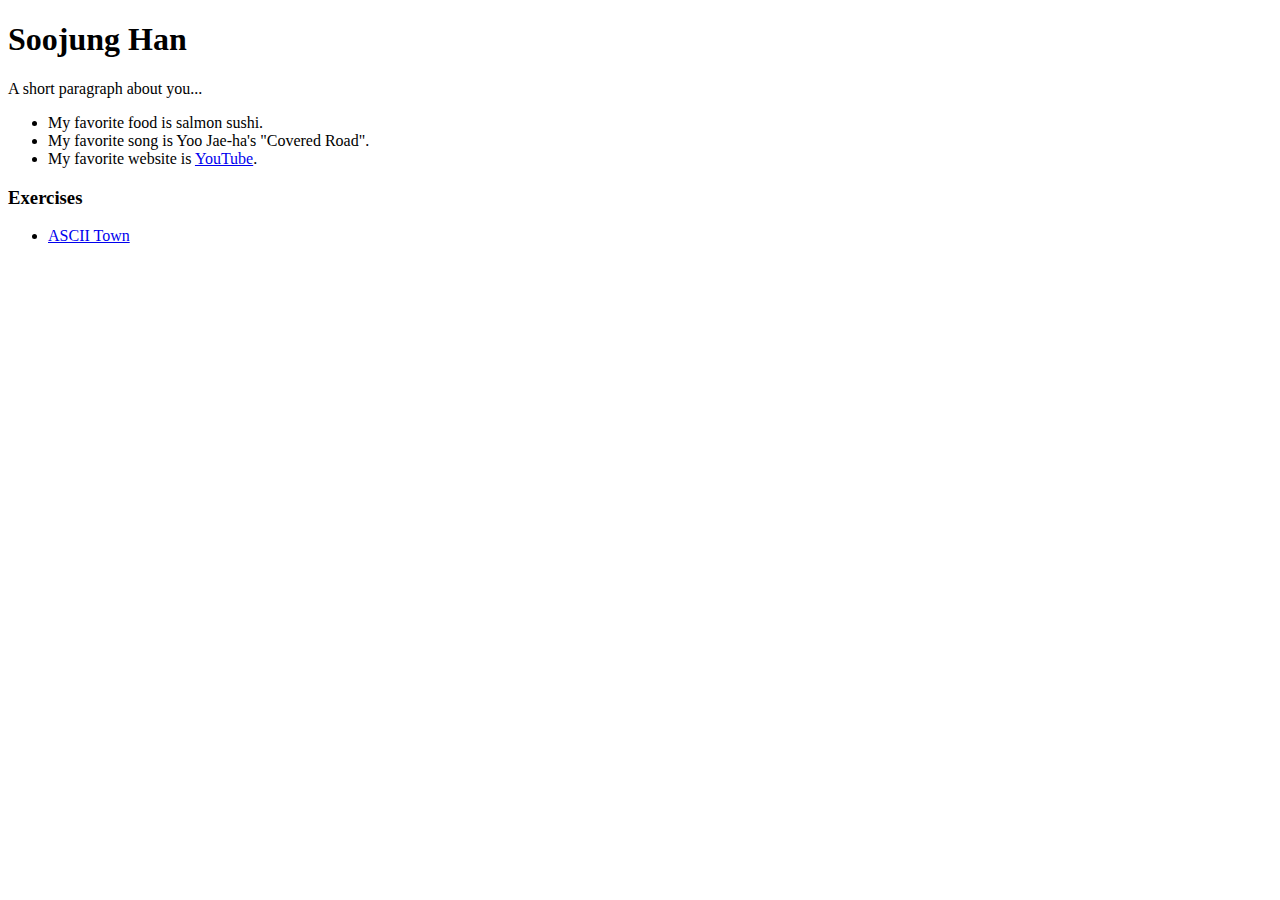
<file: soojung.html>
<!DOCTYPE html>
<html>

<head>
  <title>Soojung Han | UI Design Programming 1</title>
  <meta charset="utf-8" />
</head>

<body>

  <!-- this is where my code is-->
  <div id="grid">
    <div id="left-column" class="scroll">  

      <!-- my favorite pokemon -->
      <!-- <img src="https://archives.bulbagarden.net/media/upload/thumb/5/53/054Psyduck.png/140px-054Psyduck.png" alt="Psyduck" /> -->

      <!-- about me-->
      <h1>Soojung Han</h1>  
      <p class="desc">A short paragraph about you...</p>
      <ul>
        <li>My favorite food is salmon sushi.</li>
        <li>My favorite song is Yoo Jae-ha's "Covered Road".</li>
        <li>My favorite website is <a href="https://www.youtube.com">YouTube</a>.</li>
      </ul>
      <h3>Exercises</h3>
      <ul>
        <li><a href="ascii/interior-soojunghan.html">ASCII Town</a></li>
      </ul>

    </div>
  </div>
</body>
</html>
</file>
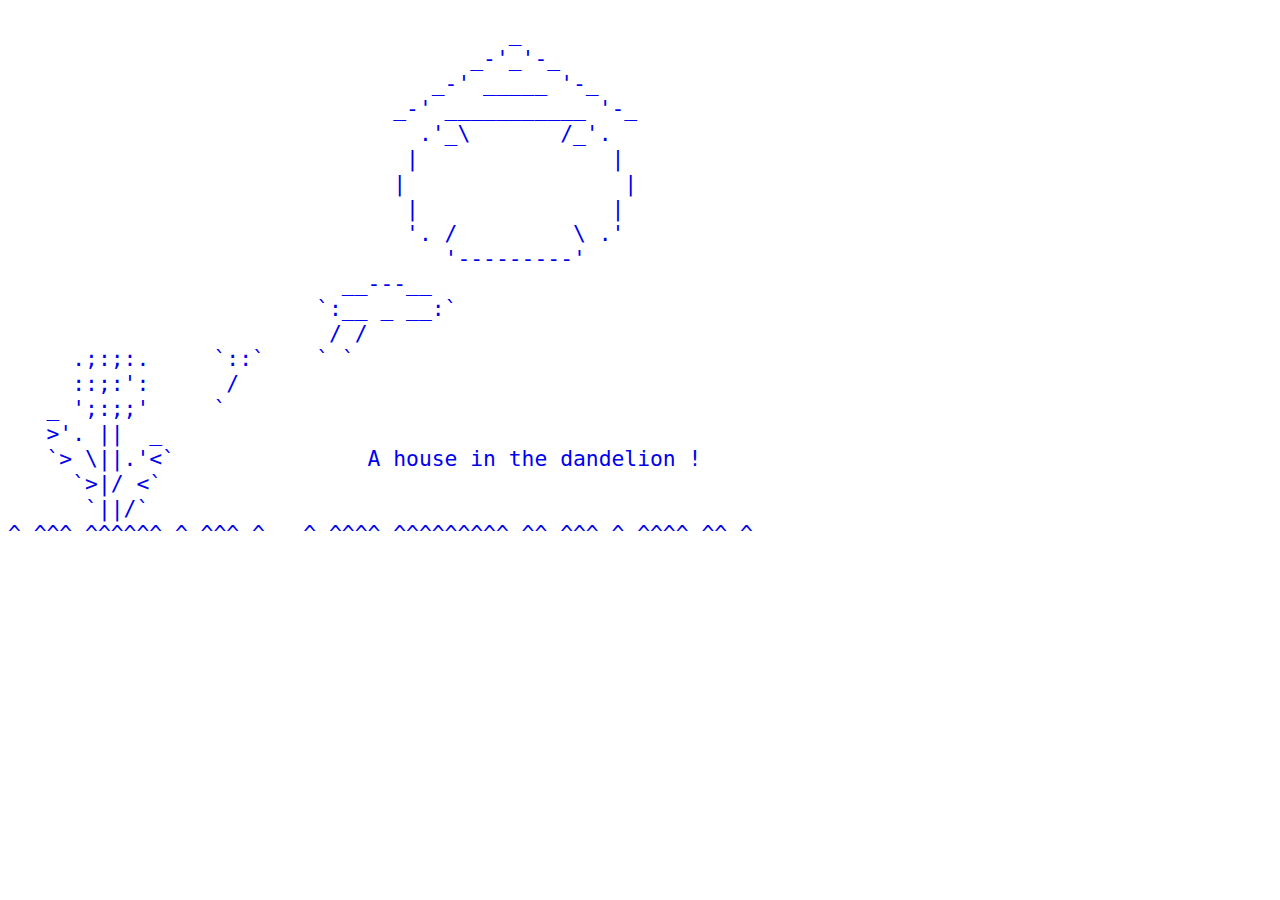
<file: ascii/exterior-soojunghan.html>
<!DOCTYPE html>
<html>

<head>
  <title>Ascii Town: Soojung Han</title>
  <meta charset="utf-8" />
</head>
<style>
        a {
            text-decoration: none;
        }
</style>

<body>
<a href=interior-soojunghan.html>
<pre>
                                       _
                                    _-'_'-_
                                 _-' _____ '-_
                              _-' ___________ '-_
                                .'_\       /_'.
                               |               |
                              |                 |
                               |               |
                               '. /         \ .'
                                  '---------'
                          __---__
                        `:__ _ __:`
                         / /  
     .;:;:.     `::`    ` `
     ::;:':      /
   _ ';:;;'     `
   >'. ||  _
   `> \||.'<`               A house in the dandelion !
     `>|/ <`               
      `||/`
^ ^^^ ^^^^^^ ^ ^^^ ^   ^ ^^^^ ^^^^^^^^^ ^^ ^^^ ^ ^^^^ ^^ ^
</pre>
</a>

	<style>
		body {
			font-size: 16pt;
		}
	</style>

</body>
</html>
</file>
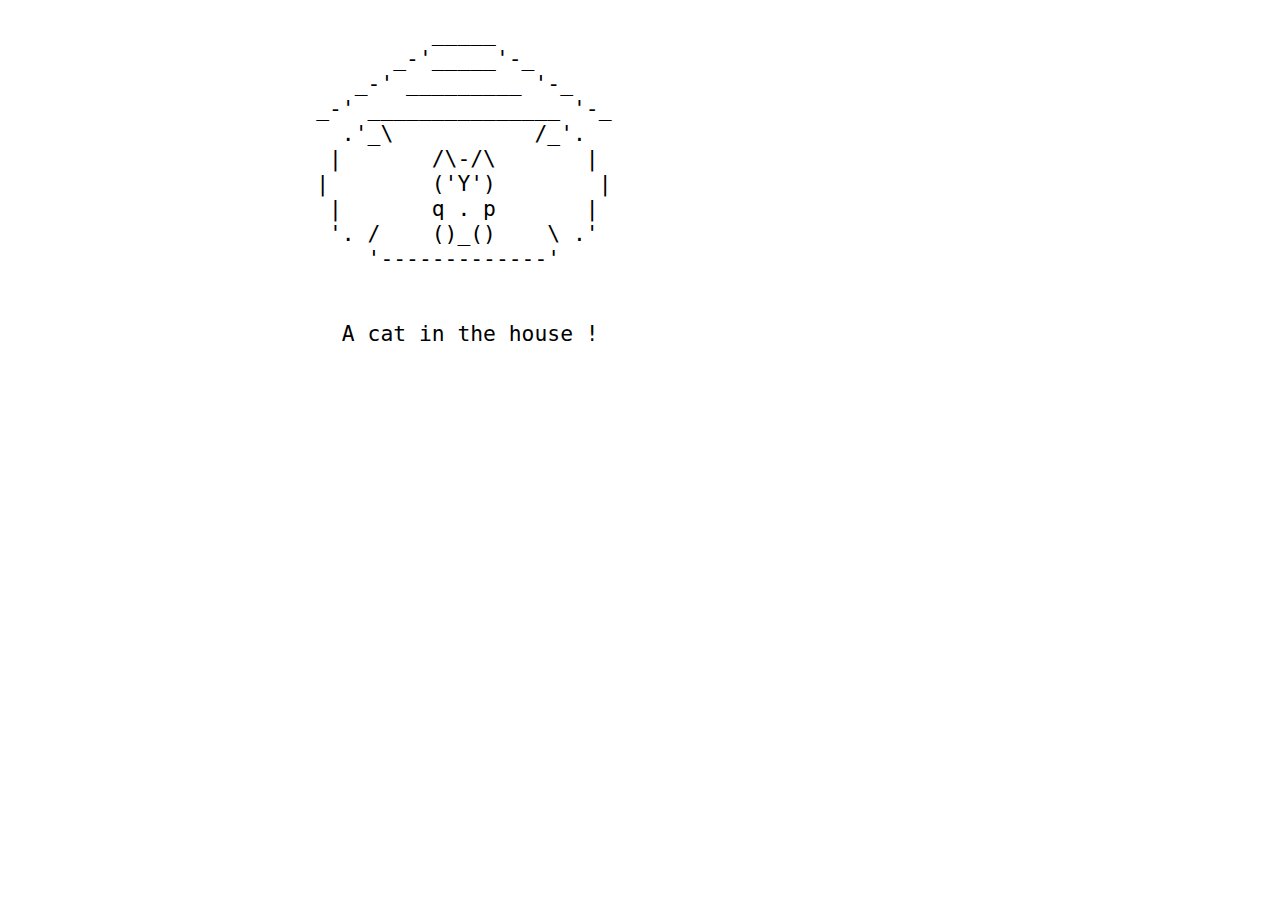
<file: ascii/interior-soojunghan.html>
<!DOCTYPE html>
<html>

<head>
  <title>Ascii Town: Soojung Han</title>
  <meta charset="utf-8" />
</head>

<body>
<pre>
                                 _____
                              _-'_____'-_
                           _-' _________ '-_
                        _-' _______________ '-_
                          .'_\           /_'.
                         |       /\-/\       |
                        |        ('Y')        |
                         |       q . p       |
                         '. /    ()_()    \ .'
                            '-------------'


                          A cat in the house !
</pre>

	<style>
		body {
			font-size: 16pt;
		}
	</style>

</body>
</file>
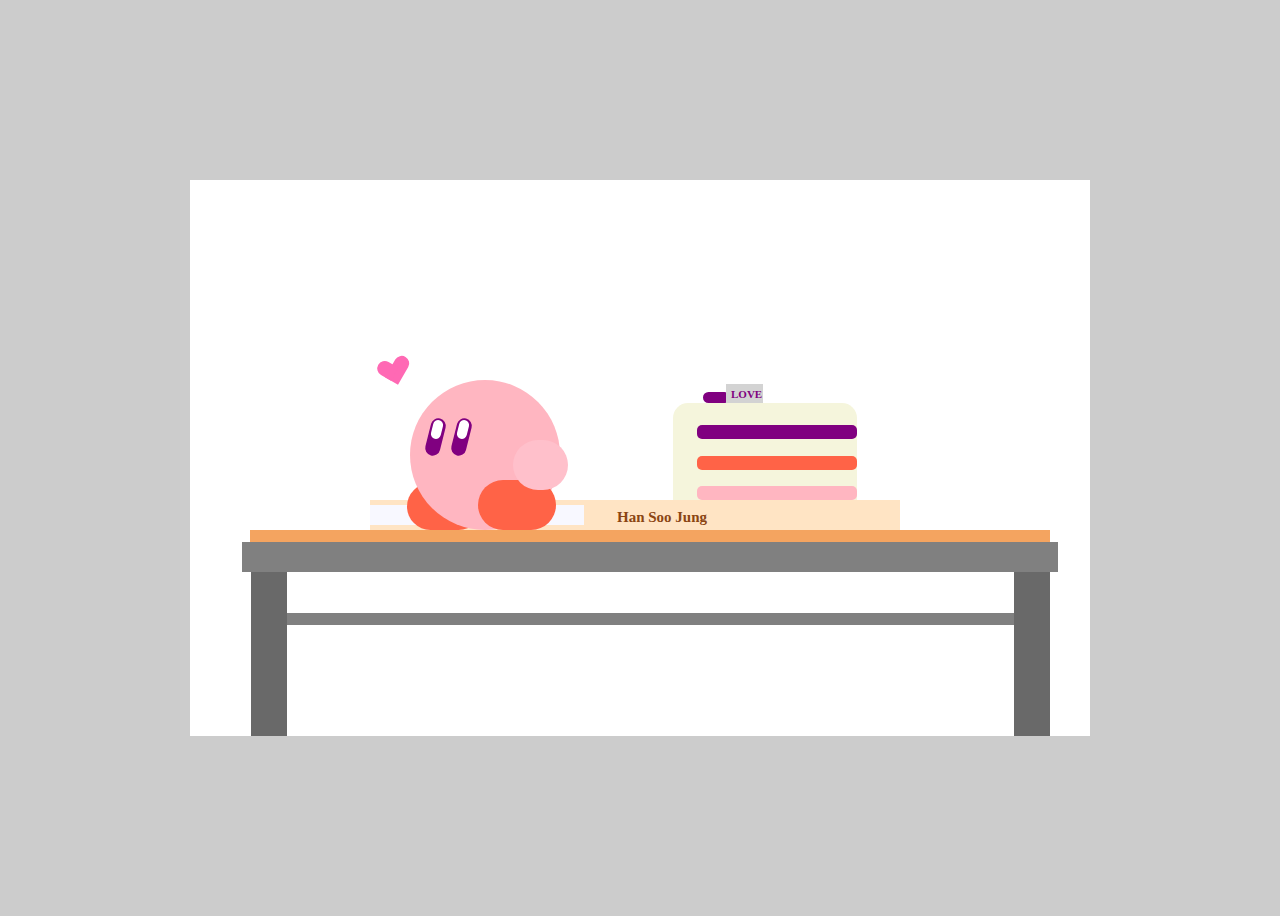
<file: codingfromlife/Exercise-Coding from Life.html>
<!DOCTYPE html>
<html>

<head>
	<title>Exercise: Coding from Life</title>
	<meta charset="utf-8" />
	<link rel="stylesheet" href="assets/css/Exercise.css" type="text/css" />
</head>

<body>
	<div id="align">
    <div id="stage">
    	<div id="square"></div>
    	<div id="square_one"></div>
    	<div id="square_two"></div>
    	<div id="square_leg1"></div>
    	<div id="square_leg2"></div>


    	<div id="heart_right"></div>
    	<div id="heart_left"></div>

    	<div id="square_book"></div>
    	<div id="square_book_one"></div>
    	<p class="book-text">Han Soo Jung</p>
    	
    	<div id="circle_left"></div>
    	<div id="circle_right"></div>
    	<div id="hand_right"></div>
    	<div id="eye_right"></div>
    	<div id="eye_right_white"></div>
    	<div id="eye_left"></div>
    	<div id="eye_left_white"></div>
    	<div id="circle"></div>
    	
    	<p class="cake-text">LOVE</p>
    	<div id="cake"></div>
    	<div id="cake0"></div>
    	<div id="cake00"></div>
    	<div id="cake1"></div>
    	<div id="cake2"></div>
    	<div id="cake3"></div>

    </div>
	</div>
</body>

</html>
</file>
<file: assets/style.css>
* {
	margin:  0px;
	padding:  0px;
	box-sizing: border-box;
}

/* adjusting fonts */

body {
	font-family: 'Avara Black', -apple-system, BlinkMacSystemFont, helvetica, arial, sans-serif;
	transition: background 500ms ease;
}

@font-face {
  font-family: "Avara Black";
  src: url("/Users/hansujeong/Desktop/UIDesign1/codingfromlife/assets/Avara-Black.ttf");
}

p, li {
	font-size:  22px;
	line-height: 30px;
	color: darkseagreen;
}

/* adjusting spacing */

#left-column {
	padding: 20px;
}

h1, p {
	margin-bottom:  20px;
}

ul, ol {
	margin-left: 20px;
}

img {
	max-width: 100%;
	height:  auto;
}

.cursive {
        font-family: 'Georgia', sans-serif;
    color: darkgreen;
    font-size: 35px;
}

.desc {
	color: dimgray;
	font-style: italic;
}
/* uncomment the code below to set the grid */

/*#grid {
	display: grid;
	grid-template-columns: 1fr 1fr;
}

body {
	overflow: hidden;
}

.scroll {
	padding:  20px;
	overflow: scroll;
	height: 100vh;
}

#left-column {
}

#right-column {
	background: #333;
}*/
</file>
<file: codingfromlife/assets/css/main.css>
body {
	background: #cccccc;
	
}



#align {
	display: flex;
  align-items: center;
  justify-content: center;	
  height: 100vh;
}

#stage {
	width: 900px;
	height: 556px;
	margin: auto;
	background: white;
	position: relative;
}

#triangle {
	width: 0;
	height: 0;
	border-left: 75px solid transparent;
	border-right: 75px solid transparent;
	border-bottom: 150px solid yellow;
	position: absolute;
	top: 203px;
	left: 60px;
}

#square {
	width: 150px;
	height: 150px;
	background: red;
	top: 203px;
	left: 270px;
	position: absolute;

	/* uncomment to add keyframe animation */
	/* animation: spin 2s infinite; */

}

#circle {
	width: 150px;
	height: 150px;
	background: blue;
	border-radius: 150px;
	top: 203px;
	left: 480px;
	position: absolute;
}

#clip {
	width: 150px;
	height: 150px;
	background: green;
	clip-path: polygon(50% 0%, 61% 35%, 98% 35%, 68% 57%, 79% 91%, 50% 70%, 21% 91%, 32% 57%, 2% 35%, 39% 35%);
	top: 203px;
	left: 690px;
	position: absolute;

	/* uncomment for css transitions */
	/* transition: all 400ms ease; */
}

/* animations */

/*
#clip:hover {
	transform: rotate(1200deg);
}

@keyframes spin {
  from {
    transform: rotate(0deg);
  }
  to {
    transform: rotate(360deg);
  }
}


@keyframes move {
  from {
    transform: translateX(0px);
  }
  to {
    transform: translateX(100px);
  }
}

*/
</file>
<file: codingfromlife/assets/css/Exercise.css>
body {
	background: #cccccc;
}

#align {
	display: flex;
  align-items: center;
  justify-content: center;	
  height: 100vh;
}

#stage {
	width: 900px;
	height: 556px;
	margin: auto;
	background: white;
	position: relative;
	z-index: -2;
}


#square {
	width: 800px;
	height: 40px;
	background: sandybrown;
	top: 350px;
	left: 60px;
	position: absolute;

	/* uncomment to add keyframe animation */
	/* animation: spin 2s infinite; */

}

#square_one {
	width: 816px;
    height: 30px;
    background: grey;
    top: 362px;
    left: 52px;
    position: absolute;
}

#square_two {
	width: 736px;
    height: 12px;
    background: grey;
    top: 433px;
    left: 92px;
    position: absolute;
}

#square_leg1 {
	width: 36px;
    height: 164px;
    background: dimgrey;
    top: 392px;
    left: 61px;
    position: absolute;
}

#square_leg2 {
	width: 36px;
    height: 164px;
    background: dimgrey;
    top: 392px;
    left: 824px;
    position: absolute;
}


#square_book {
	width: 530px;
    height: 30px;
    background: bisque;
    top: 320px;
    left: 180px;
    position: absolute;
    /* animation: spin 2s infinite;

	/* uncomment to add keyframe animation */
	/* animation: spin 2s infinite; */

}

#square_book_one {
	width: 214px;
    height: 20px;
    background: ghostwhite;
    top: 325px;
    left: 180px;
    position: absolute;
  }


 .book-text {
    font-size: 15px;
    color: saddlebrown;
    font-weight: 600;
    top: 314px;
    left: 427px;
    position: absolute;
        }

#circle_left {
	width: 75px;
  height: 47px;
  background: tomato;
  border-radius: 47px;
  top: 303px;
  left: 217px;
  position: absolute;
}

#circle_right {
	width: 78px;
  height: 50px;
  background: tomato;
  border-radius: 50px;
  top: 300px;
  left: 288px;
  position: absolute;
  z-index: 2;
}


#circle {
	width: 150px;
  height: 150px;
  background: lightpink;
  border-radius: 150px;
  top: 200px;
  left: 220px;
  position: absolute;
  z-index: 1;
}


#hand_right {
	width: 55px;
    height: 50px;
    background: pink;
    border-radius: 50px;
    top: 260px;
    left: 323px;
    position: absolute;
    z-index: 3;
}

#eye_right {
	width: 15px;
    height: 38px;
    background: purple;
    border-radius: 50px;
    top: 238px;
    left: 264px;
    position: absolute;
    z-index: 3;
    transform: rotate(14deg);
}

#eye_left {
	width: 15px;
    height: 38px;
    background: purple;
    border-radius: 50px;
    top: 238px;
    left: 238px;
    position: absolute;
    z-index: 3;
    transform: rotate(14deg);
}

#eye_left_white {
	width: 10px;
    height: 19px;
    background: white;
    border-radius: 50px;
    top: 240px;
    left: 242px;
    position: absolute;
    z-index: 3;
    transform: rotate(14deg);
}

#eye_right_white {
	width: 10px;
    height: 19px;
    background: white;
    border-radius: 50px;
    top: 240px;
    left: 268px;
    position: absolute;
    z-index: 3;
    transform: rotate(14deg);
}

#cake {
	width: 184px;
    height: 127px;
    background: beige;
    top: 223px;
    left: 483px;
    position: absolute;
    z-index: -1;
    border-radius: 15px;
}

#cake0 {
	width: 27px;
    height: 11px;
    background: purple;
    top: 212px;
    left: 513px;
    position: absolute;
    z-index: -1;
    border-radius: 7px;
}

#cake00 {
	width: 37px;
    height: 19px;
    background: lightgrey;
    top: 204px;
    left: 536px;
    position: absolute;
    z-index: -1;
}

#cake1 {
	width: 160px;
    height: 14px;
    background: purple;
    top: 245px;
    left: 507px;
    position: absolute;
    z-index: -1;
    border-radius: 5px;
}

#cake2 {
	width: 160px;
    height: 14px;
    background: tomato;
    top: 276px;
    left: 507px;
    position: absolute;
    z-index: -1;
    border-radius: 5px;
}

#cake3 {
	width: 160px;
    height: 14px;
    background: lightpink;
    top: 306px;
    left: 507px;
    position: absolute;
    z-index: -1;
    border-radius: 5px;
}

.cake-text {
    font-size: 11px;
    color: purple;
    font-weight: 900;
    top: 197px;
    left: 541px;
    position: absolute;
        }

#heart_right {
	width: 15px;
    height: 28px;
    background: hotpink;
    border-radius: 50px 50px 0px 0px;
    top: 175px;
    left: 201px;
    position: absolute;
    z-index: 3;
    transform: rotate(30deg);
}

#heart_left {
	width: 15px;
    height: 19px;
    background: hotpink;
    border-radius: 50px 50px 0px 0px;
    top: 180px;
    left: 189px;
    position: absolute;
    z-index: 3;
    transform: rotate(-60deg);
}




/* animations */

/*
#clip:hover {
	transform: rotate(1200deg);
}

@keyframes spin {
  from {
    transform: rotate(0deg);
  }
  to {
    transform: rotate(360deg);
  }
}


@keyframes move {
  from {
    transform: translateX(0px);
  }
  to {
    transform: translateX(100px);
  }
}

*/
</file>
